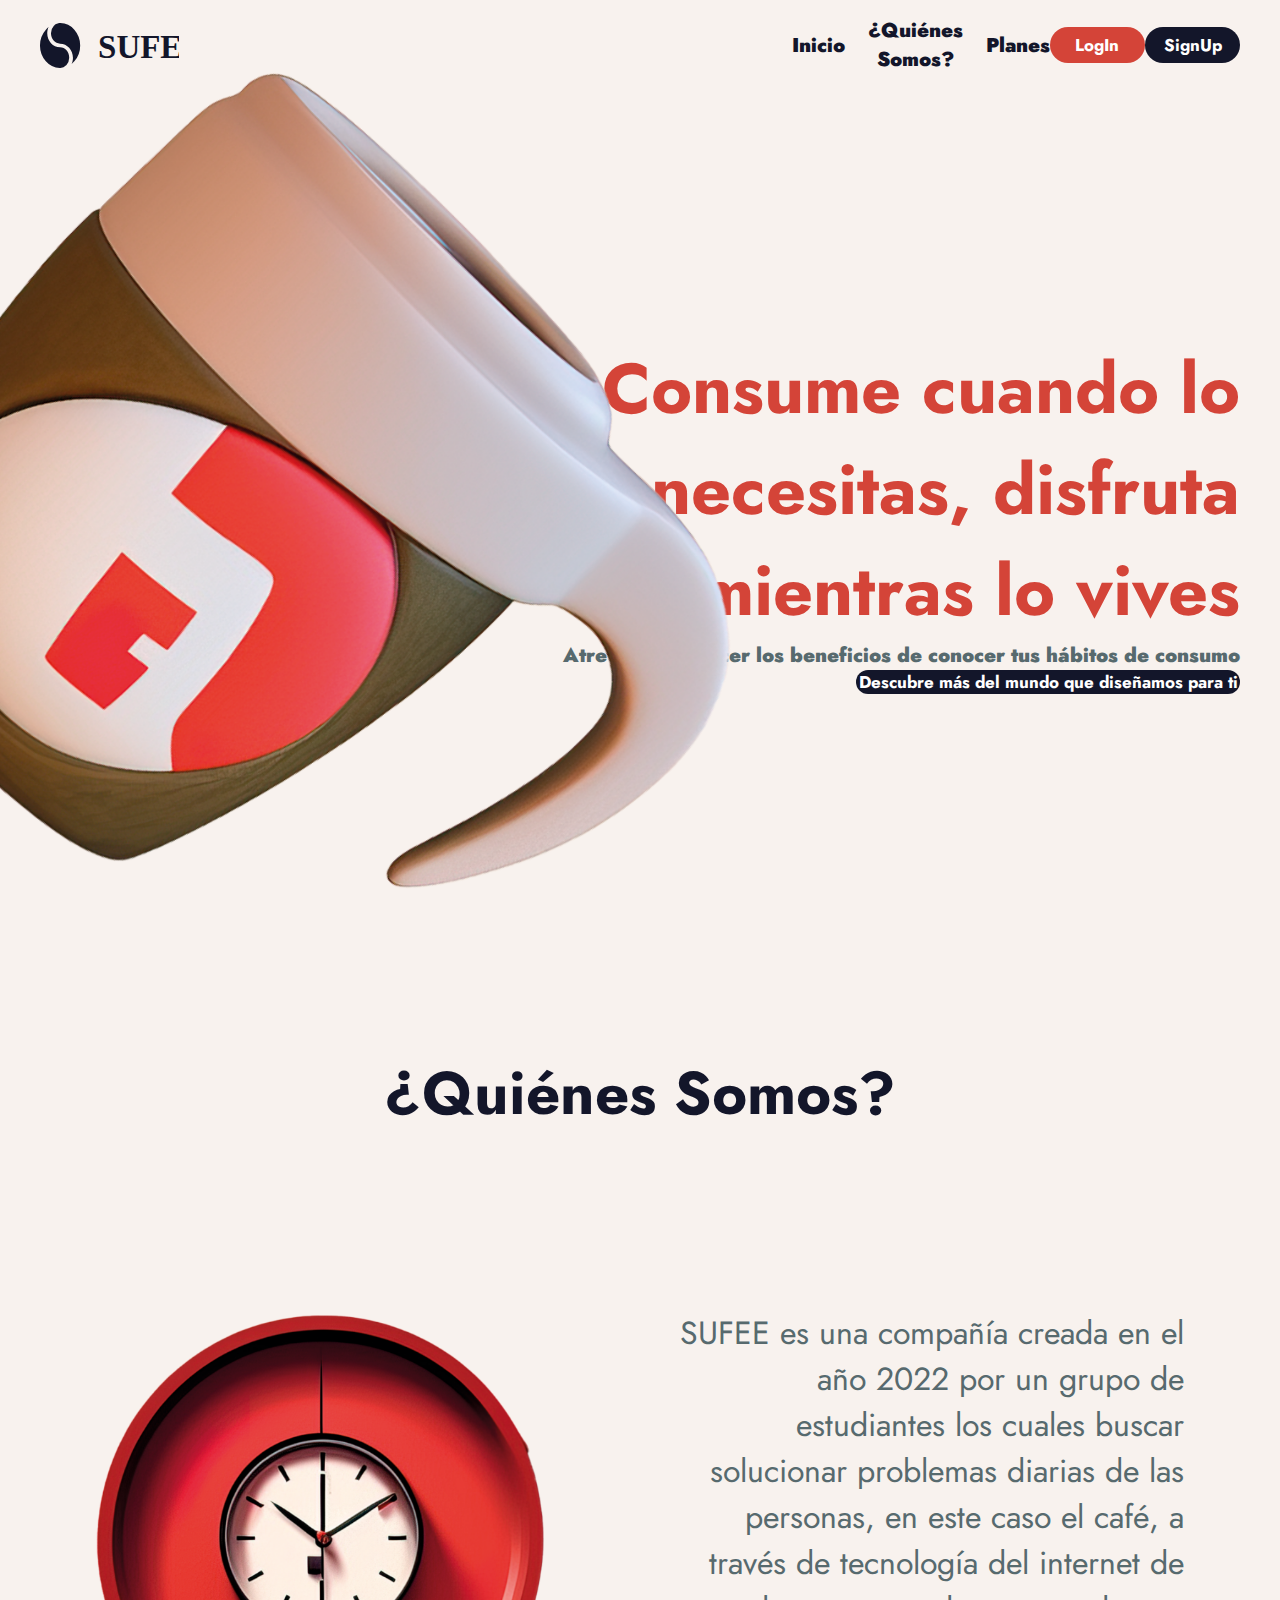
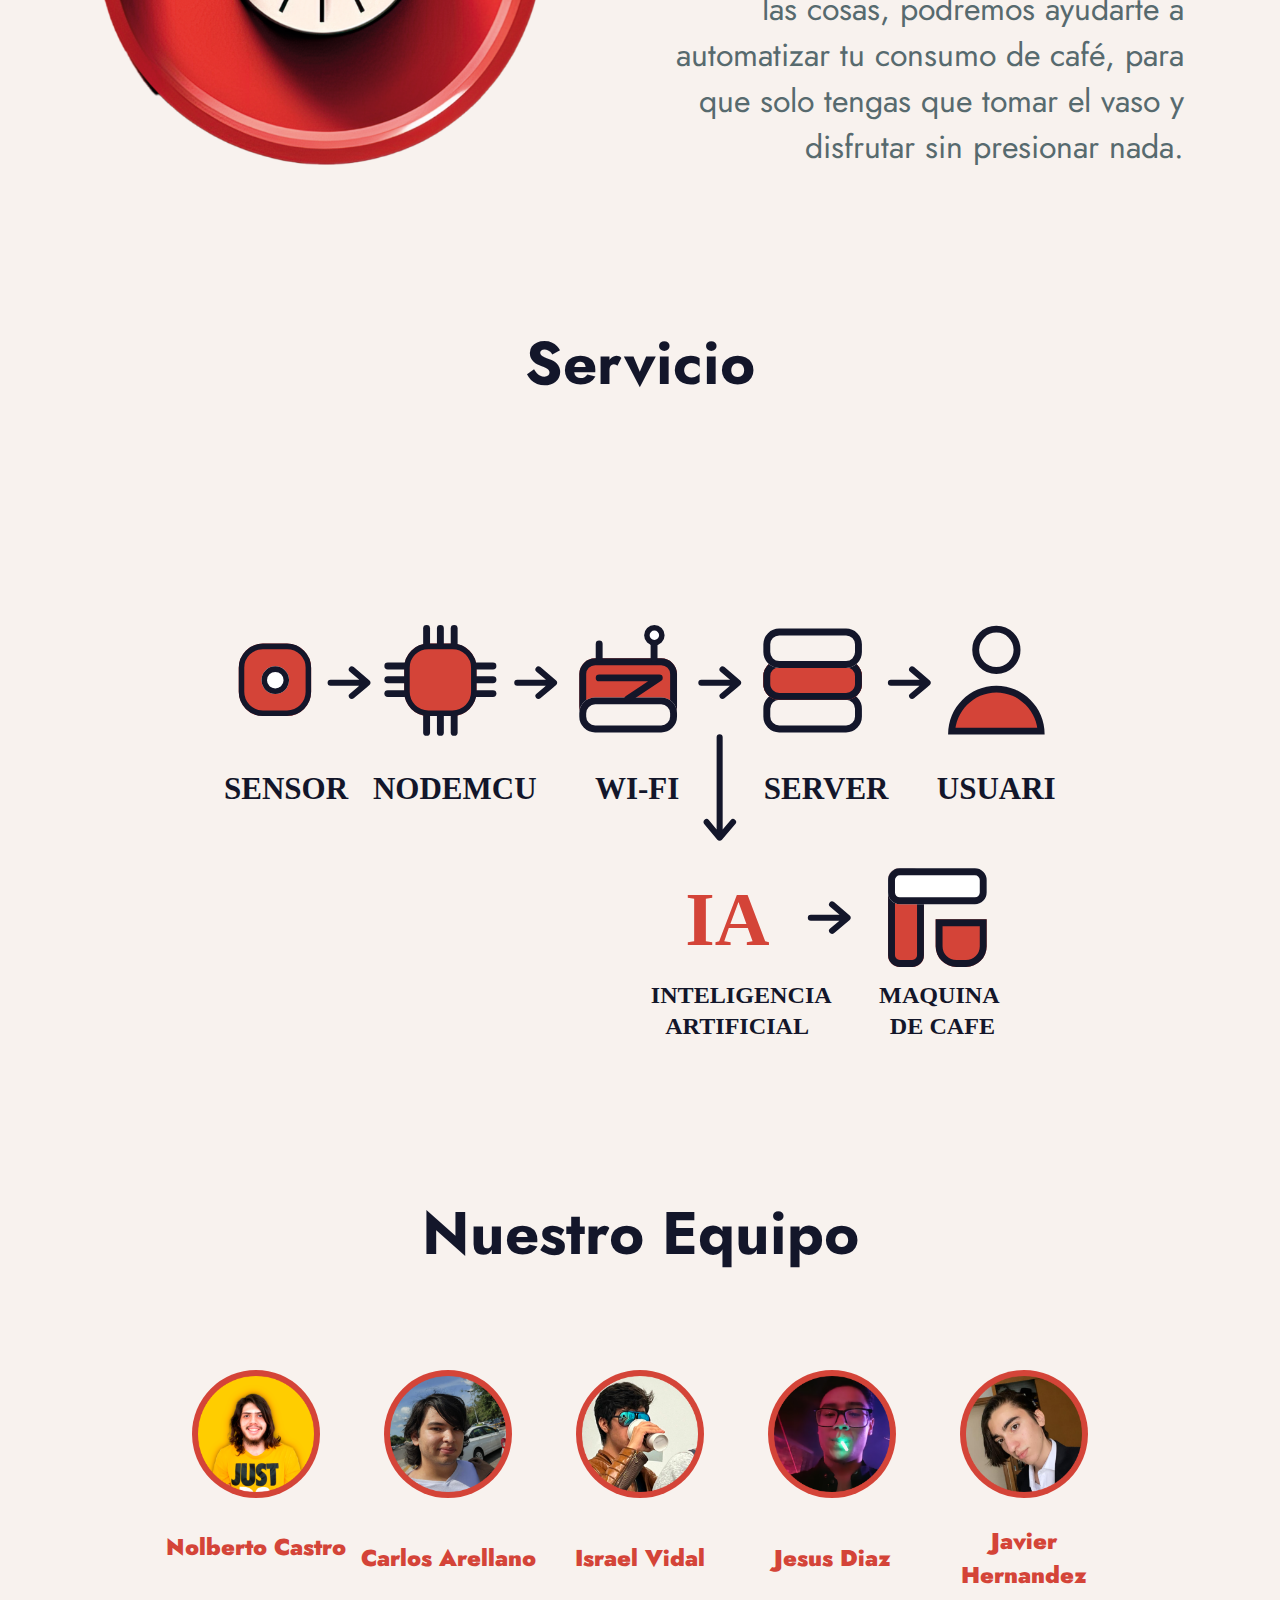
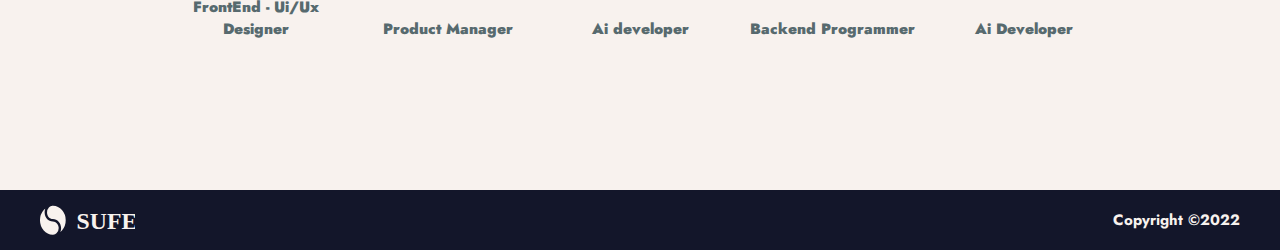
<file: HTML/index.html>
<!DOCTYPE html>
<html lang="en">
<head>
    <meta charset="UTF-8">
    <meta http-equiv="X-UA-Compatible" content="IE=edge">
    <meta name="viewport" content="width=device-width, initial-scale=1.0">
    <link rel="stylesheet" href="../CSS/main.css">
    <link rel="stylesheet" href="../CSS/index.css">
    <link rel="stylesheet" href="../CSS/footer.css">
    <link rel="stylesheet" href="../CSS/header.css">
    <title>Inicio</title>
</head>
<body>
    <header>
        <img src="../Assets/logo.svg" alt="Logo">
        <nav>
            <ul>
                <li>Inicio</li>
                <li>¿Quiénes Somos?</li>
                <li>Planes</li>
                <button id="logIn">LogIn</button>
                <button id="signUp">SignUp</button>
            </ul>
        </nav>
    </header>
    <section id="Banner">
        <img src="../Assets/taza inicio.png" alt="cafe taza">
        <section>
            <h1>Consume cuando lo necesitas, disfruta mientras lo vives</h1>
        <p>Atrevete a conocer los beneficios de conocer tus hábitos de consumo</p>
        <button>Descubre más del mundo que diseñamos para ti</button>
        </section>
    </section>
    <section id="QS">
        <h1>¿Quiénes Somos?</h1>
        <section>
            <img src="../Assets/reloj.png" alt="Reloj">
            <p>SUFEE es una compañía creada en el año 2022 por un grupo de estudiantes los cuales buscar solucionar problemas diarias de las personas, en este caso el café, a  través de tecnología del internet de las cosas, podremos ayudarte a automatizar tu consumo de café, para que solo tengas que tomar el vaso y  disfrutar sin presionar nada. </p>
        </section>
    </section>
    <section id="Servicio">
        <h1>Servicio</h1>
        <img src="../Assets/process.svg" alt="proceso">
    </section>
    <section id="Equipo">
        <h1>Nuestro Equipo</h1>
        <section id="Nosotros">
            <section class="Integrante">
                <div class="circulo">
                    <img src="../Assets/Nolberto.png" alt="Nolberto Foto">
                </div>
                <h3>Nolberto Castro</h3>
                <p>FrontEnd - Ui/Ux Designer</p>
            </section>
            <section class="Integrante">
                <div class="circulo">
                    <img src="../Assets/Carlos.png" alt="Carlos">
                </div>
                <h3>Carlos Arellano</h3>
                <p>Product Manager</p>
            </section>
            <section class="Integrante">
                <div class="circulo">
                    <img src="../Assets/Israel.png" alt="Israel">
                </div>
                <h3>Israel Vidal</h3>
                <p>Ai developer</p>
            </section>
            <section class="Integrante">
                <div class="circulo">
                    <img src="../Assets/Chuy.png" alt="Chuy">
                </div>
                <h3>Jesus Diaz</h3>
                <p>Backend Programmer</p>
            </section>
            <section class="Integrante">
                <div class="circulo">
                    <img src="../Assets/Javier.png" alt="Javier">
                </div>
                <h3>Javier Hernandez</h3>
                <p>Ai Developer</p>
            </section>
        </section>
    </section>
    <footer>
        <img src="../Assets/logo blanco.svg" alt="logo blanco">
        <h3>Copyright ©2022</h3>
    </footer>
</body>
</html>
</file>
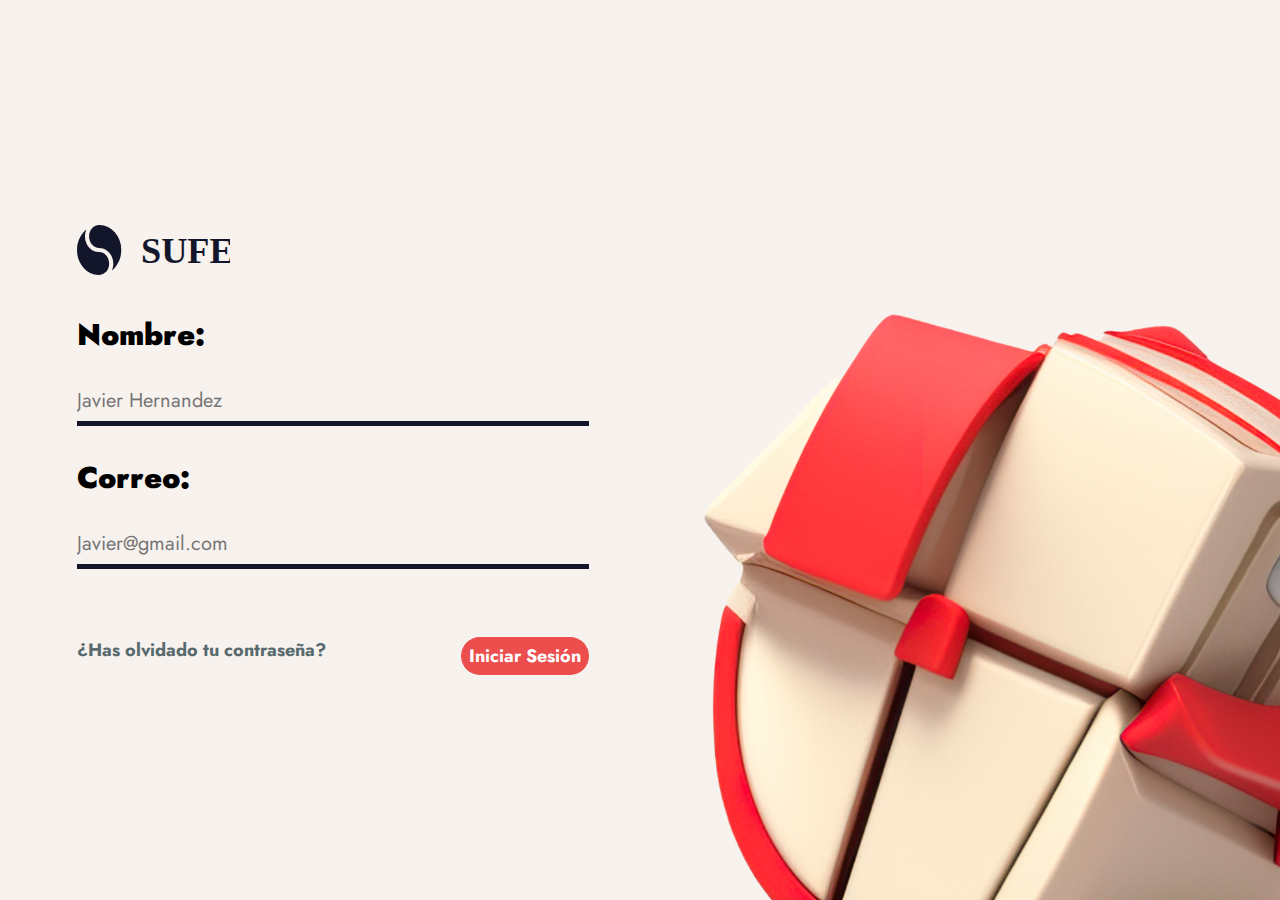
<file: HTML/login.html>
<!DOCTYPE html>
<html lang="en">
<head>
    <meta charset="UTF-8">
    <meta http-equiv="X-UA-Compatible" content="IE=edge">
    <meta name="viewport" content="width=device-width, initial-scale=1.0">
    <link rel="stylesheet" href="../CSS/main.css">
    <link rel="stylesheet" href="../CSS/logIn.css">
    <title>LogIn</title>
</head>
<body>
    <img src="../Assets/LogIn image.png" alt="3D image">
    <section class="LogIn">
        <img src="../Assets/logo.svg" alt="logo SUFEE">
        <section>
            <form action="">
                <label for="nombre">
                    <span>Nombre:</span>
                    <input type="text" id="nombre" placeholder="Javier Hernandez"/>
                </label>
                <label for="correo">
                    <span>Correo:</span>
                    <input type="text" id="correo" placeholder="Javier@gmail.com"/>
                </label>
            </form>
        </section>
        <section class="submit">
            <h3>¿Has olvidado tu contraseña?</h3>
            <button type="submit">Iniciar Sesión</button>
        </section>
    </section>
</body>
</html>
</file>
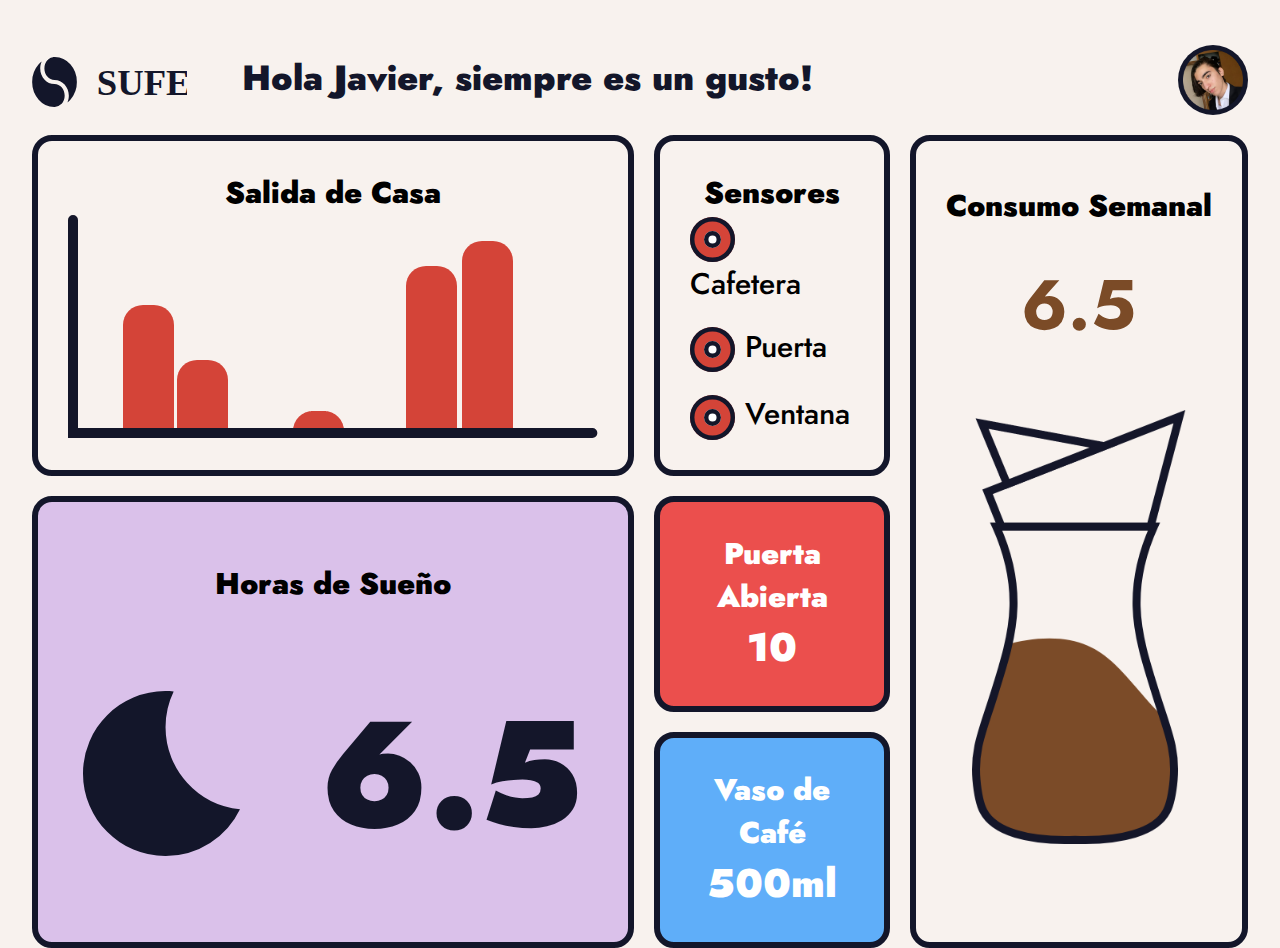
<file: HTML/user.html>
<!DOCTYPE html>
<html lang="en">
<head>
    <meta charset="UTF-8">
    <meta http-equiv="X-UA-Compatible" content="IE=edge">
    <meta name="viewport" content="width=device-width, initial-scale=1.0">
    <link rel="stylesheet" href="../CSS/main.css">
    <link rel="stylesheet" href="../CSS/user.css">
    <title>User</title>
</head>
<body>
    <section class="user-side">
        <section class="information-part">
            <section class="top-part">
                <p><span></span>Hola Javier, siempre es un gusto!</p>
                <div class="circulo">
                    <img src="../Assets/Javier.png" alt="Nolberto Foto">
                </div>
            </section>
            <article class="section horas">
                <p>Salida de Casa</p>
                <img src="../Assets/grafic.png" alt="grafico">
            </article>
            <article class="section sleep">
                <p>Horas de Sueño</p>
                <section>
                    <img src="../Assets/night.svg" alt="icono noche">
                    <p>6.5</p>
                </section>
            </article>
            <article class="section sensor">
                <p>Sensores</p>
                <section class="sensores">
                    <p><span></span>Cafetera</p>
                    <p><span></span>Puerta</p>
                    <p><span></span>Ventana</p>
                </section>
            </article>
            <article class="section coffee">
                <p>Consumo Semanal</p>
                <section>
                    <p>6.5</p>
                    <img src="../Assets/cafe.png" alt="icono noche">
                </section>
            </article>
            <article class="section cup">
                <p>Vaso de Café</p>
                <p id="cupSize">500ml</p>
            </article>
            <article class="section door">
                <p>Puerta Abierta</p>
                <p id="doorNumber">10</p>
            </article>
        </section>
    </section>
</body>
</html>
</file>
<file: CSS/main.css>
@import url('https://fonts.googleapis.com/css2?family=Jost:wght@300%253B400%253B500%253B600%253B700%253B900&display=swap');

:root{
    --beishe: #F8F2EE;
    --red: #D44438;
    --light-red:#EB4E4C;
    --dark-blue: #13162A;
    --grey: #576A6E;
    --clear-night: #dac1ea;
    --font: 'Jost', sans-serif;
    }

* {
	box-sizing: border-box;
	margin: 0;
	padding: 0;
    font-family: var(--font);
}

html {
	font-size: 62.5%;
}

body {
	font-size: 1.6rem; /* 16px */
    background-color: var(--beishe);
}
</file>
<file: CSS/index.css>
#Banner{
    width: 100vw;
    height: 90vh;
    display: flex;
    justify-content: center;
    align-items: flex-end;
    flex-direction: column;
    margin-bottom: 150px;
    padding-left: 40px;
    padding-right: 40px;
}

#Banner h1{
    width: 60vw;
    color: var(--red);
    text-align: right;
    font-size: 7rem;
}

#Banner p{
    width: 60vw;
    font-weight: 900;
    color: var(--grey);
    text-align: right;
    font-size: 2rem;
}

#Banner button{
    width: 30vw;
    height: 6vh;
    font-size: 1.7rem;
    color: white;
    border-radius: 4rem;
    border-style: none;
    text-decoration: none;
    font-weight: bold;
    background-color: var(--dark-blue);
}

#Banner section{
    display: flex;
    width: 50vw;
    height: 35vh;
    align-items: flex-end;
    justify-content: space-between;
    flex-direction: column;
}

#Banner img{
    display: flex;
    width: 750px;
    position: absolute;
    left: 0;
    bottom: 0;
}
#Servicio{
    width: 100vw;
    height: 80vh;
    display: flex;
    justify-content: space-between;
    align-items: center;
    flex-direction: column;
    margin-bottom: 150px;
}

#Servicio h1{
    font-size: 6rem;
    text-align: center;
    color: var(--dark-blue);
}

#Servicio img{
    width: 65vw;
}


#Equipo{
    width: 100vw;
    height: 50vh;
    display: flex;
    justify-content: space-between;
    align-items: center;
    flex-direction: column;
    margin-bottom: 150px;
}

#Equipo h1{
    font-size: 6rem;
    text-align: center;
    color: var(--dark-blue);
}

#QS{
    width: 100vw;
    height: 80vh;
    display: flex;
    justify-content: space-between;
    align-items: center;
    flex-direction: column;
    margin-bottom: 150px;
}

#QS h1{
    font-size: 6rem;
    text-align: center;
    color: var(--dark-blue); 
}

#QS img{
    width: 35vw;
}

#QS section{
    display: flex;
    width: 85vw;
    justify-content: space-between;
    align-items: center;
}

#QS p{
    width: 40vw;
    color: var(--grey);
    text-align: right;
    font-size: 3.2rem;
}

.circulo{
    width: 10vw;
    height: 10vw;
    display: flex;
    justify-content: center;
    align-items: center;
    border-radius: 10rem;
    background-color: var(--red);
}

.Integrante{
    width: 15vw;
    height: 30vh;
    display: flex;
    flex-direction: column;
    justify-content: space-between;
    align-items: center;
}

.Integrante img{
    width: 9vw;
    height: 9vw;
}

.Integrante h3{
    font-size: 2.3rem;
    font-weight: 900;
    text-align: center;
    color: var(--red); 
}

.Integrante p{
    font-size: 1.5rem;
    font-weight: 900;
    text-align: center;
    color: var(--grey); 
}

#Nosotros{
    display: flex;
}
</file>
<file: CSS/footer.css>
footer{
    display: flex;
    height: 60px;
    justify-content: space-between;
    align-items: center;
    padding-left: 40px;
    padding-right: 40px;
    background-color: var(--dark-blue);
}

footer h3 {
    font-size: 1.5rem;
    color: var(--beishe);
}

footer img{
    height: 30px;
}
</file>
<file: CSS/header.css>
nav{
    display: flex;
    
    justify-content: space-evenly;
    align-items: center;
}

nav ul li{
    font-size: 2rem;
    font-weight: 900;
    text-align: center;
    color: var(--dark-blue);
}

nav ul{
    display: flex;
    width: 35vw;
    height: 10vh;
    justify-content: space-between;
    align-items: center;
    list-style-type: none;
}

#logIn{
    width: 120px;
    height: 4vh;
    font-size: 1.7rem;
    color: white;
    border-radius: 2rem;
    border-style: none;
    text-decoration: none;
    font-weight: bold;
    background-color: var(--red);
}
#signUp{
    width: 120px;
    height: 4vh;
    font-size: 1.7rem;
    color: white;
    border-radius: 2rem;
    border-style: none;
    text-decoration: none;
    font-weight: bold;
    background-color: var(--dark-blue);
}
header{
    height: 10vh;
    display: flex;
    padding-left: 40px;
    padding-right: 40px;
    align-items: center;
    justify-content: space-between;

}

header > img{
    height: 5vh;

}
</file>
<file: CSS/logIn.css>
body > img{
    display: flex;
    width: 45vw;
    position: absolute;
    right: 0;
    bottom: 0;
}

.submit{
    display: flex;
    justify-content: space-between;
}

.submit button{
    width: 10vw;
    height: 3vw;
    font-size: 1.8rem;
    color: white;
    border-radius: 4rem;
    border-style: none;
    text-decoration: none;
    font-weight: bold;
    background-color: var(--light-red);
}

.submit h3{
    display: flex;
    font-size: 1.8rem;
    color: var(--grey);
}

.LogIn{
    width: 40vw;
    height: 50vh;
    display: flex;
    flex-direction: column;
    justify-content: space-between;
    margin: auto;
    margin-left: 6vw;
    position: absolute;
    top: 0;
    bottom: 0;
}

.LogIn > img{
    width: 12vw;
}

form{
    display: flex;
    flex-direction: column;
    width: 40vw;
}
label span{
    font-size: 3rem;
    font-weight: 900;
    margin-bottom: 25px;
}

label{
    display: flex;
    flex-direction: column;
}

label input{
    height: 5vh;
    font-size: 2rem;
    color: var(--grey);
    background: rgba(255,255,255,0);
    width: inherit;
    border: none;
    border-bottom: 5px solid var(--dark-blue);
    margin-bottom: 30px;
    appearance: none;
    outline: none;
}
</file>
<file: CSS/user.css>
.user-side{
    display: grid;
    align-items: center;
    width: 100vw;
    height: 100vh;
    justify-items: center;
}

.top-part{
    grid-area: i;
    display: flex;
    align-items: center;
    justify-content: space-between;
}

.top-part p{
    font-size: 3.5rem;
    font-weight: 900;
    color: var(--dark-blue);
}

.top-part p span{
    display: inline-block;
    vertical-align: middle;
    margin-right: 10px;
    width: 20rem;
    height: 5rem;
    background-image: url(../Assets/logo.svg);
    background-position: left;
    background-size: contain;
    background-repeat: no-repeat;
}

.circulo{
    width: 7rem;
    height: 7rem;
    display: flex;
    background-color: var(--dark-blue);
    justify-content: center;
    align-items: center;
    border-radius: 10rem;
    
}

.circulo img{
    width: 6rem;
    height: 6rem;
}

.information-part{
    display: grid;
    height: 90vh;
    width: 95vw;
    grid-template-areas: 
                "i i i i i"
                "b b a c c"
                "d d e c c"
                "d d f c c";
    row-gap: 2rem;
    column-gap: 2rem;
}

.section{
    display: grid;
    place-items: center;
    padding: 3rem;
    font-size: 3rem;
    border:6px solid var(--dark-blue);
    border-radius: 2rem;
}
.section > p{
    block-size: fit-content;
    text-align: center;
    font-weight: 900;

}

.sleep{
    grid-area: d;
    background-color: var(--clear-night);
}

.sleep section{
    display: flex;
    justify-content: space-around;
    align-items: center;
}

.sleep section p{
    margin-left: 8rem;
    font-size: 15rem;
    font-weight: 900;
    color: #14162a;
}

.horas{
    grid-area: b;
    justify-content: center;
    background-color: var(--beishe);
}

.coffee{
    grid-area: c;
}
.coffee section p{
    color: #7b4b27;
    font-size: 7rem;
    font-weight: 700;
    text-align: center;
}
.coffee section{
    display: grid;
    justify-content: center;
    align-items: center;
}

.coffee section img{
    height: 80%;
}

.cup{
    grid-area: f;
    place-items: center;
    color: white;
    background-color: #5faef9;
}

#cupSize, #doorNumber{
    font-size: 4rem;
}

.door{
    grid-area: e;
    place-items: center;
    color: white;
    background-color: #eb4f4d;
}

.sensor{
    grid-area: a;
}

.sensores{
    display: grid;
    row-gap: 2rem;
    place-self: center;
}

.sensores p{
    font-size: 3rem;
    font-weight: 500;
}
.sensores span{
    display: inline-block;
    vertical-align: middle;
    margin-right: 10px;
    width: 4.5rem;
    height: 4.5rem;
    background-image: url(../Assets/sensor-icon.svg);
    background-position: center;
    background-size: contain;
    background-repeat: no-repeat;
}
</file>
